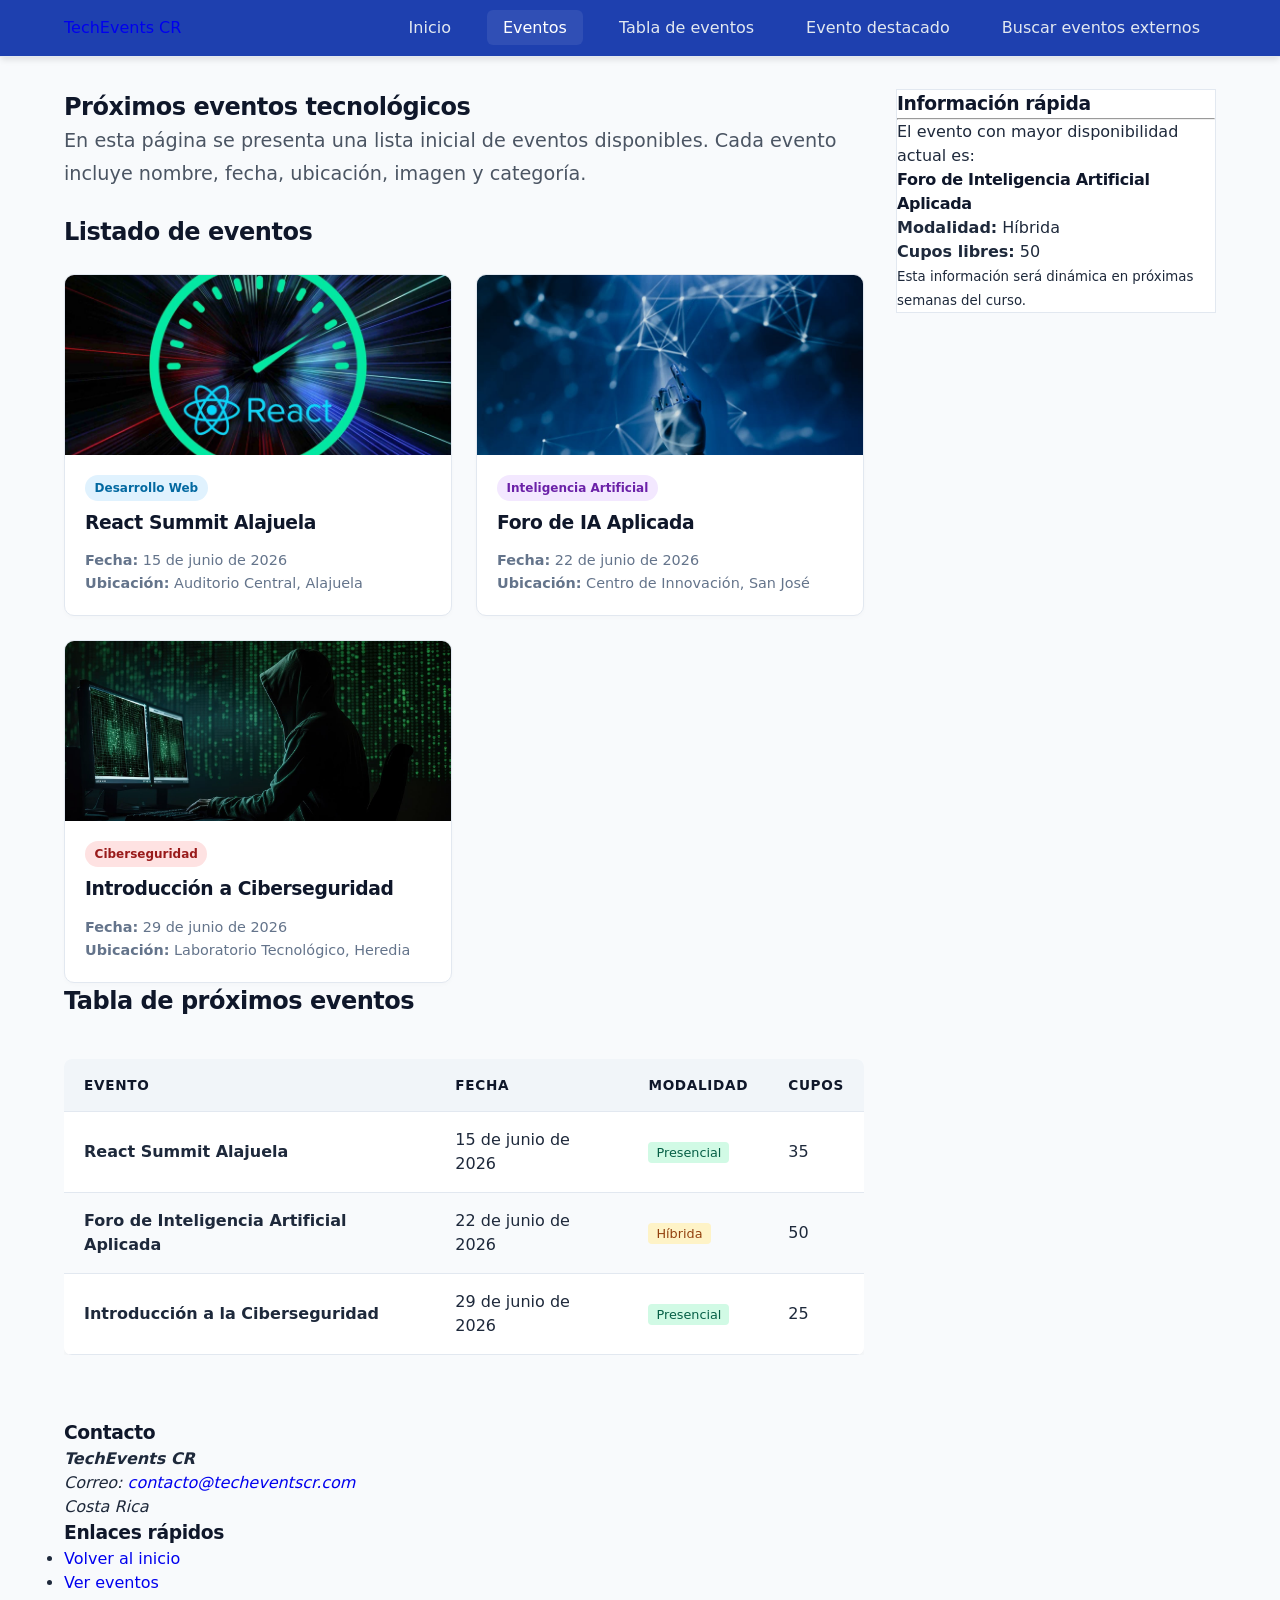
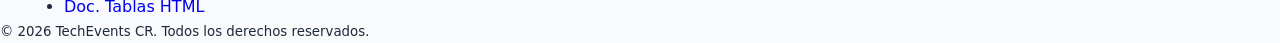
<file: eventos.html>
<!DOCTYPE html>
<html lang="es">
<head>
    <meta charset="UTF-8">
    <meta name="viewport" content="width=device-width, initial-scale=1.0">
    <meta 
        name="description" 
        content="Listado de próximos eventos tecnológicos disponibles en TechEvents CR."
    >
    <meta 
        name="keywords" 
        content="eventos, tecnología, React, inteligencia artificial, ciberseguridad, Costa Rica"
    >
    <meta name="author" content="TechEvents CR">
    <link rel="stylesheet" href="css/style.css">
    <title>TechEvents CR | Eventos</title>
</head>

<body>

    <header class="site-header">
        <div class="container head-content">
            <a href="index.html" class="logo">TechEvents <span>CR</span></a>

            <nav class="main-nav">
                <ul>
                    <li><a href="index.html">Inicio</a></li>
                    <li><a href="eventos.html" class="active">Eventos</a></li>
                    <li><a href="#tabla-eventos">Tabla de eventos</a></li>
                    <li><a href="#evento-destacado">Evento destacado</a></li>
                    <li>
                        <a href="https://www.eventbrite.com/" target="_blank" class="nav-external">
                            Buscar eventos externos
                        </a>
                    </li>
                </ul>
            </nav>
        </div>
    </header>

    <main class="container main-layout">
        
        <div class="primary-content">
            
            <section class="hero-section">
                <h1>Próximos eventos tecnológicos</h1>
                <p class="lead-text">
                    En esta página se presenta una lista inicial de eventos disponibles.
                    Cada evento incluye nombre, fecha, ubicación, imagen y categoría.
                </p>
            </section>

            <section>
                <h2>Listado de eventos</h2>

                <div class="events-grid">
                    
                    <article class="event-card">
                        <figure class="card-image">
                            <img src="assets/images/evento-react.jpg" alt="Imagen representativa de un evento sobre React">
                        </figure>
                        <div class="card-body">
                            <span class="category-badge web">Desarrollo Web</span>
                            <h3>React Summit Alajuela</h3>
                            <p class="card-meta">
                                <strong>Fecha:</strong> <time datetime="2026-06-15">15 de junio de 2026</time><br>
                                <strong>Ubicación:</strong> Auditorio Central, Alajuela
                            </p>
                        </div>
                    </article>

                    <article class="event-card">
                        <figure class="card-image">
                            <img src="assets/images/evento-ia.jpeg" alt="Imagen representativa de inteligencia artificial">
                        </figure>
                        <div class="card-body">
                            <span class="category-badge ia">Inteligencia Artificial</span>
                            <h3>Foro de IA Aplicada</h3>
                            <p class="card-meta">
                                <strong>Fecha:</strong> <time datetime="2026-06-22">22 de junio de 2026</time><br>
                                <strong>Ubicación:</strong> Centro de Innovación, San José
                            </p>
                        </div>
                    </article>

                    <article class="event-card">
                        <figure class="card-image">
                            <img src="assets/images/evento-ciberseguridad.jpg" alt="Imagen representativa de ciberseguridad">
                        </figure>
                        <div class="card-body">
                            <span class="category-badge security">Ciberseguridad</span>
                            <h3>Introducción a Ciberseguridad</h3>
                            <p class="card-meta">
                                <strong>Fecha:</strong> <time datetime="2026-06-29">29 de junio de 2026</time><br>
                                <strong>Ubicación:</strong> Laboratorio Tecnológico, Heredia
                            </p>
                        </div>
                    </article>

                </div>
            </section>

            <section id="tabla-eventos" class="table-section">
                <h2>Tabla de próximos eventos</h2>
                
                <div class="table-responsive">
                    <table id="t-eventos">
                        <thead>
                            <tr>
                                <th>Evento</th>
                                <th>Fecha</th>
                                <th>Modalidad</th>
                                <th>Cupos</th>
                            </tr>
                        </thead>
                        <tbody>
                            <tr>
                                <td><strong>React Summit Alajuela</strong></td>
                                <td>15 de junio de 2026</td>
                                <td><span class="badge-status presencial">Presencial</span></td>
                                <td>35</td>
                            </tr>
                            <tr>
                                <td><strong>Foro de Inteligencia Artificial Aplicada</strong></td>
                                <td>22 de junio de 2026</td>
                                <td><span class="badge-status hibrida">Híbrida</span></td>
                                <td>50</td>
                            </tr>
                            <tr>
                                <td><strong>Introducción a la Ciberseguridad</strong></td>
                                <td>29 de junio de 2026</td>
                                <td><span class="badge-status presencial">Presencial</span></td>
                                <td>25</td>
                            </tr>
                        </tbody>
                    </table>
                </div>
            </section>
            
        </div>

        <aside class="sidebar-content">
            <div id="evento-destacado" class="featured-card dynamic-alert">
                <h3>Información rápida</h3>
                <hr class="card-divider">
                <p>El evento con mayor disponibilidad actual es:</p>
                <h4>Foro de Inteligencia Artificial Aplicada</h4>
                
                <p class="event-details">
                    <strong>Modalidad:</strong> Híbrida<br>
                    <strong>Cupos libres:</strong> <span class="counter-badge highlight">50</span>
                </p>
                
                <small class="academic-notice">
                    Esta información será dinámica en próximas semanas del curso.
                </small>
            </div>
        </aside>

    </main>

    <footer class="site-footer">
        <div class="container footer-content">
            <div class="footer-section">
                <h3>Contacto</h3>
                <address>
                    <strong>TechEvents CR</strong><br>
                    Correo: <a href="mailto:contacto@techeventscr.com">contacto@techeventscr.com</a><br>
                    Costa Rica
                </address>
            </div>

            <div class="footer-section">
                <h3>Enlaces rápidos</h3>
                <ul class="footer-links">
                    <li><a href="index.html">Volver al inicio</a></li>
                    <li><a href="eventos.html">Ver eventos</a></li>
                    <li><a href="https://developer.mozilla.org/es/docs/Web/HTML/Element/table" target="_blank">Doc. Tablas HTML</a></li>
                </ul>
            </div>
        </div>
        <div class="footer-bottom">
            <p><small>&copy; 2026 TechEvents CR. Todos los derechos reservados.</small></p>
        </div>
    </footer>

</body>
</html>
</file>
<file: css/style.css>
/* Navegación para la página de eventos */

/*=============
Reset y Configuración Global
===============*/
* {
    margin: 0;
    padding: 0;
    box-sizing: border-box; /* Evita que el padding rompa los anchos */
}
/* ==========================================================================
   VARIABLES DE COLOR GLOBAL
   ========================================================================== */
:root {
    --primary-color: #0f172a;    /* Azul medianoche (Header/Títulos) */
    --accent-color: #2563eb;     /* Azul eléctrico (Botones/Enlaces activos) */
    --accent-hover: #1d4ed8;     /* Azul más oscuro para los hovers */
    --bg-main: #f8fafc;          /* Fondo de la página suave */
    --bg-surface: #ffffff;       /* Fondo de tarjetas y tablas */
    --text-main: #334155;        /* Texto principal muy legible */
    --text-muted: #64748b;       /* Texto secundario */
    --border-color: #e2e8f0;     /* Bordes sutiles modernos */
}

/* ==========================================================================
   APLICACIÓN DE LA PALETA
   ========================================================================== */
body {
    font-family: system-ui, -apple-system, BlinkMacSystemFont, 'Segoe UI', Roboto, sans-serif;
    background-color: var(--bg-main);
    color: var(--text-main);
}

/* Modificando tu Header con los nuevos tonos */
.site-header {
    background-color: var(--primary-color);
    color: #ffffff;
    border-bottom: 1px solid var(--border-color);
}

.main-nav a {
    color: var(--text-muted);
}

.main-nav a.active, 
.main-nav a:hover {
    color: #ffffff;
    background-color: rgba(255, 255, 255, 0.08);
}

/* Modificando tus Títulos */
h1, h2, h3, h4 {
    color: var(--primary-color);
    letter-spacing: -0.02em; /* Hace que los títulos se vean más compactos y modernos */
}

/* Modificando el Botón Principal */
.btn-primary {
    background-color: var(--accent-color);
    color: #ffffff;
    border: none;
    padding: 0.75rem 1.5rem;
    font-weight: 600;
    border-radius: 6px;
    cursor: pointer;
    transition: background-color 0.2s ease;
}

.btn-primary:hover {
    background-color: var(--accent-hover);
}

/* Las Tarjetas y Contenedores */
.event-card, .featured-card, .media-card {
    background-color: var(--bg-surface);
    border: 1px solid var(--border-color);
}

/* Ajustes sutiles para la Tabla */
#t-eventos {
    background-color: var(--bg-surface);
}

th {
    background-color: #f1f5f9; /* Gris muy limpio para la cabecera de la tabla */
    color: var(--primary-color);
    border-bottom: 2px solid var(--border-color);
}

td {
    border-bottom: 1px solid var(--border-color);
}

tbody tr:nth-child(even) {
    background-color: #f8fafc; /* Alternancia casi imperceptible pero elegante */
}

html {
    font-size: 16px;
    scroll-behavior: smooth;
}

body {
    /* Una tipografía más moderna y limpia que Arial */
    font-family: system-ui, -apple-system, BlinkMacSystemFont, 'Segoe UI', Roboto, sans-serif;
    background-color: #f8fafc; /* Gris más suave y premium */
    color: #1e293b; /* Azul/gris oscuro, menos agresivo que el negro puro */
    line-height: 1.5;
}

a {
    text-decoration: none;
    transition: all 0.2s ease; /* Transiciones suaves para los hovers */
}

/*=============
Utilidades generales
===============*/
.container {
    width: 90%;
    max-width: 1200px; /* Evita que en pantallas gigantes la web se estire infinitamente */
    margin: 0 auto;
}

/*=============
Header y Navegación (Modernizado con Flexbox)
===============*/
.site-header {
    background-color: #1e40af; /* Azul corporativo sólido y profesional */
    color: #f8fafc;
    padding: 1rem 0;
    box-shadow: 0 4px 6px -1px rgba(0, 0, 0, 0.1); /* Sombra sutil en lugar de borde grueso */
}

/* Reemplaza el truco de overflow: hidden */
.head-content {
    display: flex;
    justify-content: space-between;
    align-items: center;
}

.main-nav ul {
    list-style: none;
    display: flex; /* Alinea los elementos en fila automáticamente */
    gap: 1.25rem;  /* Espaciado moderno entre enlaces */
}

.main-nav a {
    color: #e2e8f0;
    padding: 0.5rem 1rem;
    font-weight: 500;
    border-radius: 6px;
}

.main-nav a:hover {
    background-color: rgba(255, 255, 255, 0.15); /* Efecto translúcido limpio */
    color: #ffffff;
}

/*=============
Tabla de eventos (Estilo Profesional)
===============*/
#t-eventos {
    width: 100%;
    border-collapse: collapse;
    margin-top: 40px;
    background-color: #ffffff;
    border-radius: 8px;
    overflow: hidden; /* Corta las esquinas para que se vea el border-radius */
    box-shadow: 0 4px 6px -1px rgba(0, 0, 0, 0.05); /* Sombra elegante */
}

/* Estilo para las celdas */
th, td {
    padding: 16px 20px; /* Padding equilibrado */
    text-align: left;
    border-bottom: 1px solid #e2e8f0; /* Líneas divisorias sutiles en lugar de negras */
}

/* Encabezado de la tabla */
th {
    background-color: #f1f5f9; /* Gris muy claro, resalta los títulos de forma madura */
    color: #0f172a;
    font-weight: 600;
    text-transform: uppercase; /* Da un toque más formal */
    font-size: 0.85rem;
    letter-spacing: 0.05em;
}

/* Alternancia de colores en las filas (Sutil) */
tbody tr:nth-child(even) {
    background-color: #f8fafc; /* Alternancia muy suave, descansa la vista */
}

tbody tr:nth-child(odd) {
    background-color: #ffffff;
}

/* Efecto hover en las filas (Aporta mucha interactividad) */
tbody tr:hover {
    background-color: #f1f5f9; 
    cursor: pointer;
}

/* ==========================================================================
CATÁLOGO DE EVENTOS (TARJETAS)
   ========================================================================== */
.events-grid {
    display: grid;
    grid-template-columns: repeat(auto-fit, minmax(280px, 1fr));
    gap: 1.5rem;
    margin-top: 1.5rem;
}

.event-card {
    background: #ffffff;
    border: 1px solid #e2e8f0;
    border-radius: 10px;
    overflow: hidden;
    box-shadow: 0 2px 4px rgba(0,0,0,0.02);
    transition: transform 0.2s ease, box-shadow 0.2s ease;
}

.event-card:hover {
    transform: translateY(-4px);
    box-shadow: 0 10px 15px -3px rgba(0, 0, 0, 0.05);
}

.card-image img {
    width: 100%;
    height: 180px;
    object-fit: cover; /* Recorta la imagen armónicamente sin deformarla */
    display: block;
}

.card-body {
    padding: 1.25rem;
}

.card-meta {
    font-size: 0.9rem;
    color: #64748b;
    margin-top: 0.75rem;
    line-height: 1.6;
}

/* Etiquetas de Categorías */
.category-badge {
    display: inline-block;
    padding: 0.25rem 0.6rem;
    font-size: 0.75rem;
    font-weight: 600;
    border-radius: 50px;
    margin-bottom: 0.5rem;
}
.category-badge.web { background: #e0f2fe; color: #0369a1; }
.category-badge.ia { background: #f3e8ff; color: #6b21a8; }
.category-badge.security { background: #fee2e2; color: #991b1b; }

/* Control de responsividad para la tabla */
.table-responsive {
    width: 100%;
    overflow-x: auto; /* Si la tabla es muy grande en celular, permite scroll horizontal sin romper el sitio */
}

.badge-status {
    padding: 0.2rem 0.5rem;
    font-size: 0.8rem;
    font-weight: 500;
    border-radius: 4px;
}
.badge-status.presencial { background-color: #d1fae5; color: #065f46; }
.badge-status.hibrida { background-color: #fef3c7; color: #92400e; }

/* ==========================================================================
   DISEÑO DE COMPONENTES DE LA PÁGINA DE INICIO
   ========================================================================== */

/* Contenedor Principal en dos columnas (Main Content Grid) */
.main-layout {
    display: grid;
    grid-template-columns: 1fr;
    gap: 2rem;
    margin-top: 2rem;
    margin-bottom: 4rem;
}

@media (min-width: 992px) {
    .main-layout {
        grid-template-columns: 2.5fr 1fr; /* El contenido central es más ancho que la barra lateral */
    }
}

/* Texto destacado de introducción */
.lead-text {
    font-size: 1.2rem;
    color: #4b5563;
    line-height: 1.7;
    margin-bottom: 1.5rem;
}

/* Figura de la imagen destacada */
.featured-figure {
    margin: 2rem 0;
    border-radius: 12px;
    overflow: hidden;
    box-shadow: 0 4px 10px rgba(0, 0, 0, 0.05);
}

.featured-figure img {
    width: 100%;
    height: auto;
    display: block;
}

.featured-figure figcaption {
    background-color: #f1f5f9;
    color: #64748b;
    font-size: 0.875rem;
    padding: 0.75rem;
    text-align: center;
    font-style: italic;
    border-top: 1px solid #e2e8f0;
}

/* Bloque de Anuncio / Badge */
.announcement-badge {
    display: flex;
    align-items: center;
    gap: 1rem;
    background-color: #eff6ff;
    border-left: 4px solid #2563eb;
    padding: 1rem;
    border-radius: 0 8px 8px 0;
    margin-bottom: 2rem;
}

.announcement-badge p {
    margin: 0;
    color: #1e3a8a;
    font-size: 0.95rem;
}

.badge-tag {
    background-color: #2563eb;
    color: #ffffff;
    font-size: 0.75rem;
    font-weight: 700;
    text-transform: uppercase;
    padding: 0.25rem 0.5rem;
    border-radius: 4px;
    letter-spacing: 0.05em;
}

/* Listas con viñetas estilizadas */
.styled-list {
    list-style: none;
    margin-top: 1rem;
}

.styled-list li {
    position: relative;
    padding-left: 1.75rem;
    margin-bottom: 0.75rem;
    color: #374151;
}

.styled-list li::before {
    content: "→";
    position: absolute;
    left: 0;
    color: #2563eb;
    font-weight: bold;
}

/* Sección de Contenido Multimedia */
.media-grid {
    display: grid;
    grid-template-columns: 1fr;
    gap: 1.5rem;
    margin-top: 1.5rem;
}

@media (min-width: 576px) {
    .media-grid {
        grid-template-columns: 1fr 1fr; /* El video y el audio se alinean lado a lado */
    }
}

.media-card {
    background-color: #ffffff;
    border: 1px solid #e5e7eb;
    padding: 1.25rem;
    border-radius: 8px;
    box-shadow: 0 2px 4px rgba(0, 0, 0, 0.02);
}

.media-card h3 {
    font-size: 1.1rem;
    margin-bottom: 0.75rem;
    color: #1f2937;
}

.media-card video,
.media-card audio {
    width: 100%;
    border-radius: 6px;
}

/* Contenedor del Mapa Responsivo */
.map-responsive {
    position: relative;
    padding-bottom: 56.25%; /* Proporción de aspecto 16:9 */
    height: 0;
    overflow: hidden;
    border-radius: 10px;
    box-shadow: 0 4px 6px -1px rgba(0, 0, 0, 0.05);
    margin-top: 1rem;
}

.map-responsive iframe {
    position: absolute;
    top: 0;
    left: 0;
    width: 100%;
    height: 100%;
    border: 0;
}
</file>
